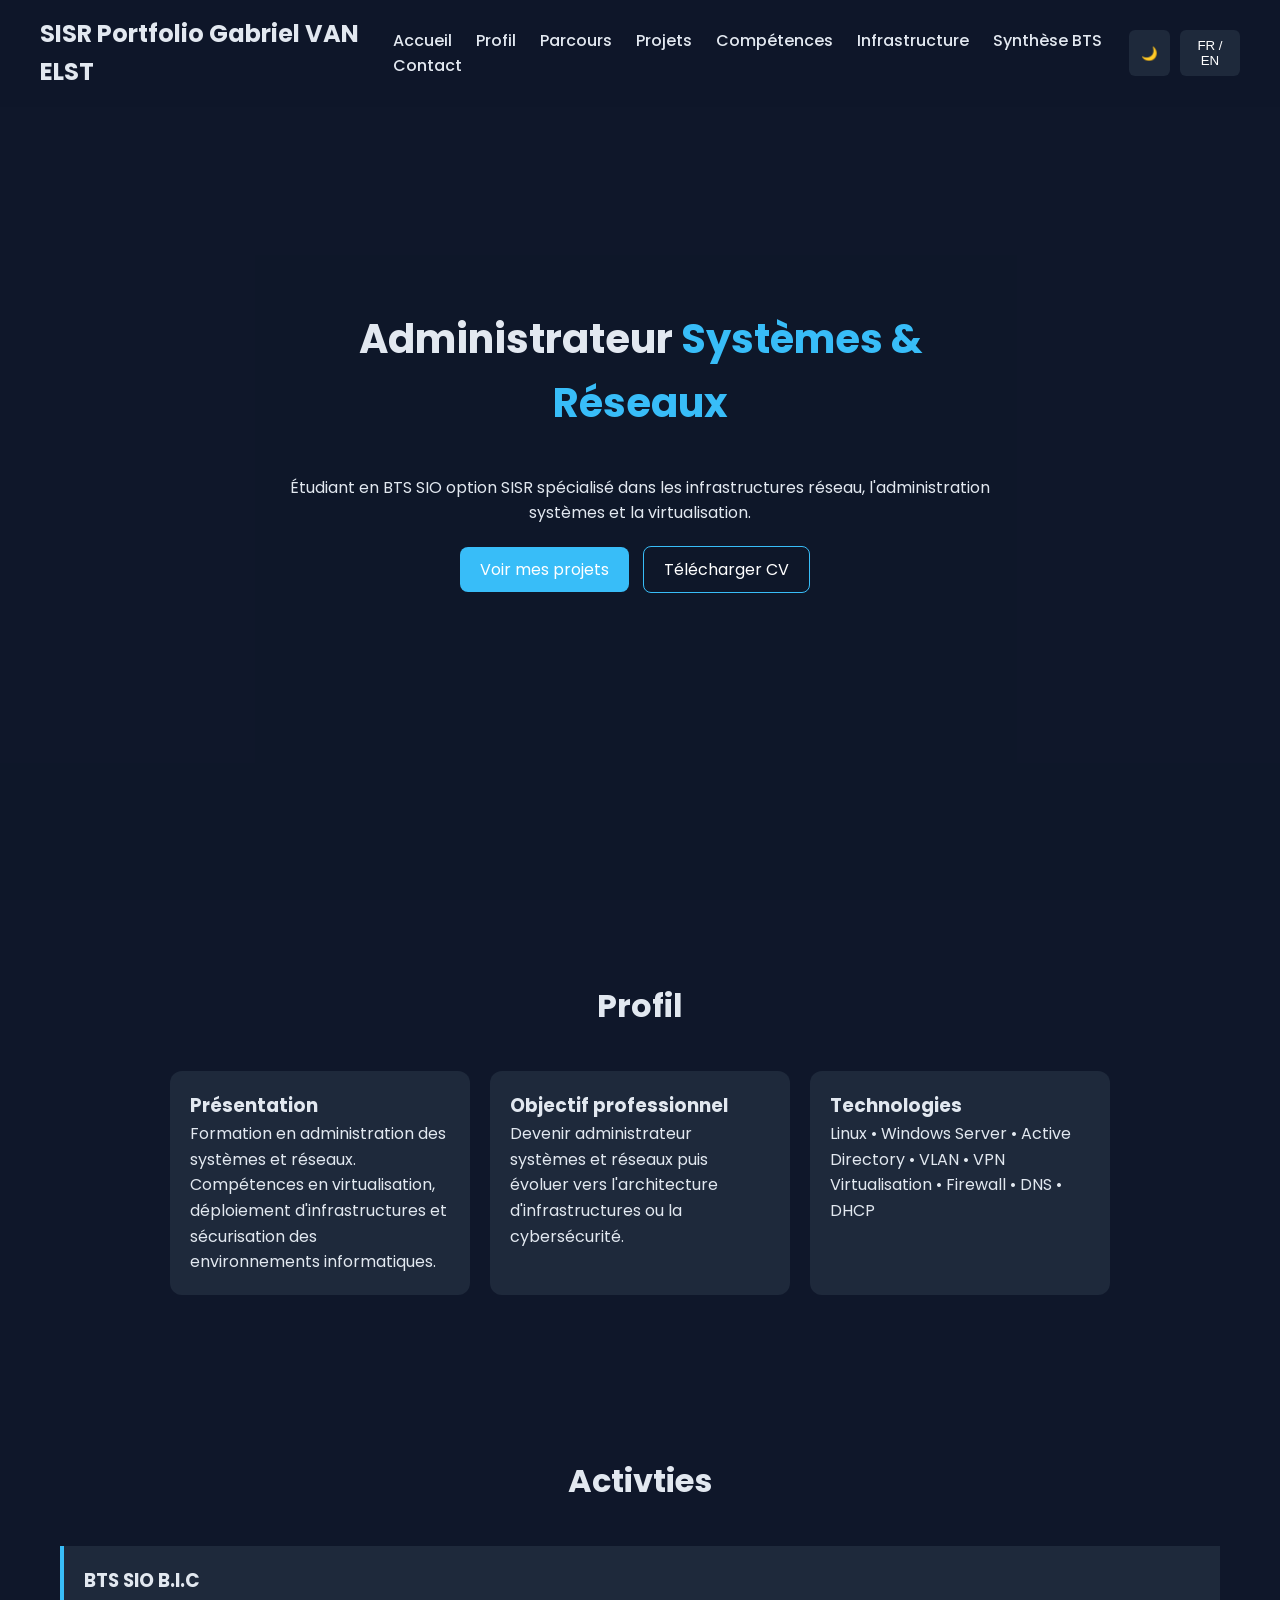
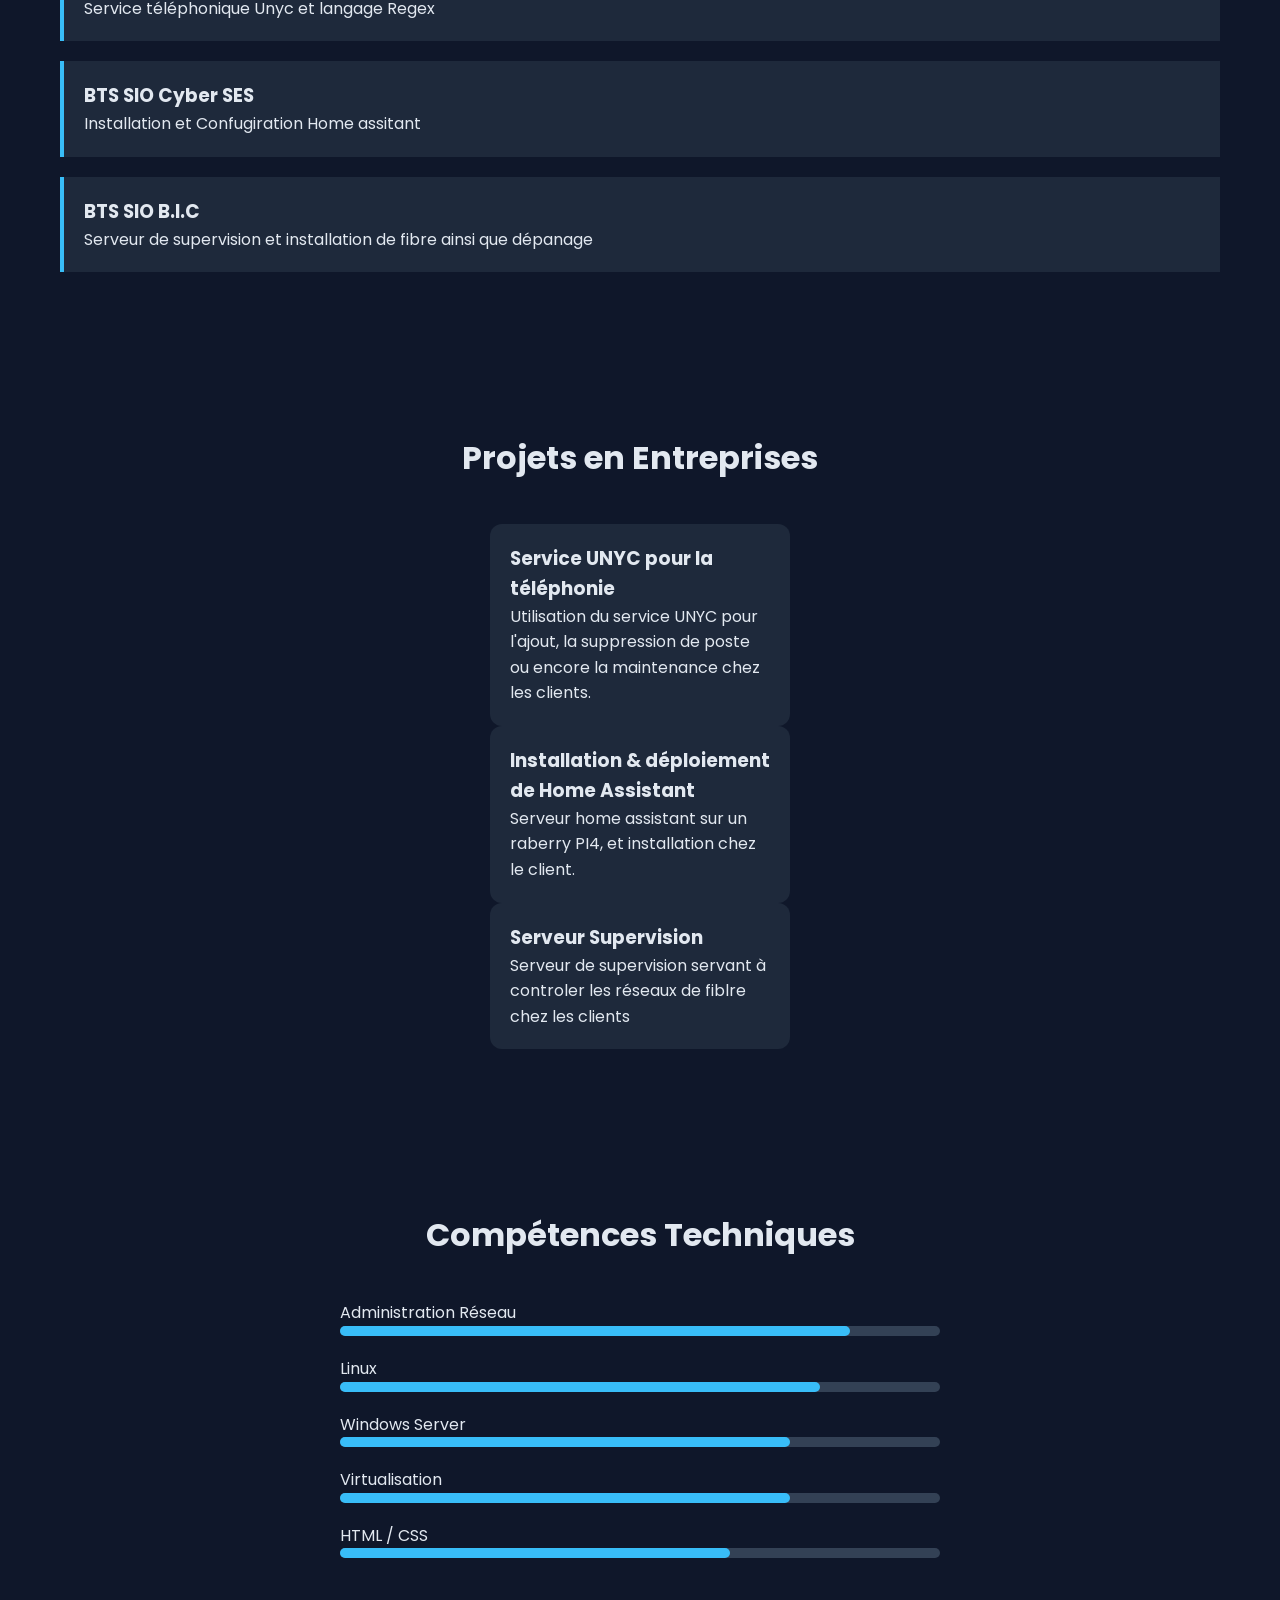
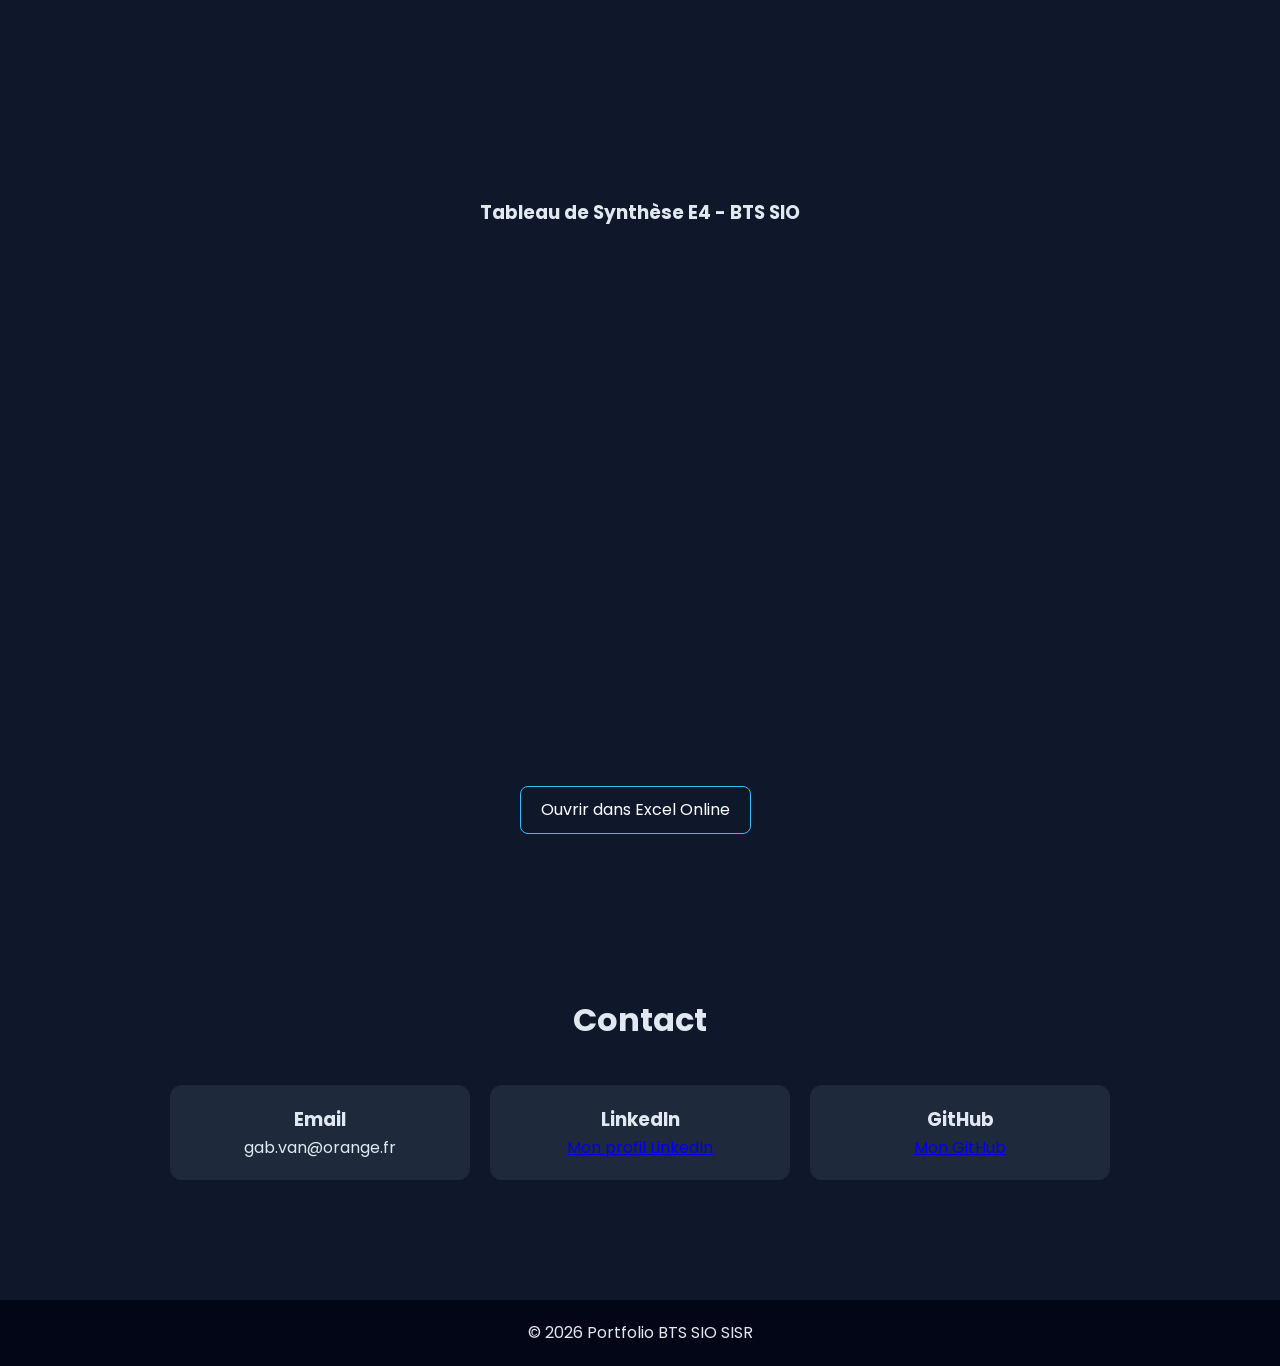
<file: index.html>
<!DOCTYPE html>
<html lang="fr">
<head>
<meta charset="UTF-8">
<meta name="viewport" content="width=device-width, initial-scale=1.0">
<title>Portfolio Professionnel | BTS SIO SISR</title>

<link rel="stylesheet" href="portefolio.css">
<link href="https://fonts.googleapis.com/css2?family=Poppins:wght@300;400;500;600;700&display=swap" rel="stylesheet">

</head>

<body>

<header>
<h1 class="logo">SISR Portfolio Gabriel VAN ELST</h1>

<nav>
<a href="#home">Accueil</a>
<a href="#about">Profil</a>
<a href="#timeline">Parcours</a>
<a href="#projects">Projets</a>
<a href="#skills">Compétences</a>
<a href="#network">Infrastructure</a>
<a href="#synthese">Synthèse BTS</a>
<a href="#contact">Contact</a>
</nav>

<div class="controls">
<button class="toggle" onclick="toggleTheme()">🌙</button>
<button class="toggle" onclick="toggleLang()">FR / EN</button>
</div>

</header>

<section id="home" class="hero">

<div class="hero-slider">

<div class="slide active" style="background-image:url('')"></div>
<div class="slide" style="background-image:url('')"></div>
<div class="slide" style="background-image:url('')"></div>

</div>

<div class="hero-content">

<h2>Administrateur <span>Systèmes & Réseaux</span></h2>

<p class="fr">
Étudiant en BTS SIO option SISR spécialisé dans les infrastructures réseau,
l'administration systèmes et la virtualisation.
</p>

<p class="en" style="display:none">
BTS SIO student specialized in network infrastructure,
system administration and virtualization.
</p>

<div class="hero-buttons">
<a class="btn" href="#projects">Voir mes projets</a>
<a class="btn secondary" href="cv.pdf" download>Télécharger CV</a>
</div>

</div>

</section>

<section id="about">

<h2>Profil</h2>

<div class="cards">

<div class="card">
<h3>Présentation</h3>
<p>
Formation en administration des systèmes et réseaux.
Compétences en virtualisation, déploiement d'infrastructures
et sécurisation des environnements informatiques.
</p>
</div>

<div class="card">
<h3>Objectif professionnel</h3>
<p>
Devenir administrateur systèmes et réseaux puis évoluer
vers l'architecture d'infrastructures ou la cybersécurité.
</p>
</div>

<div class="card">
<h3>Technologies</h3>
<p>
Linux • Windows Server • Active Directory • VLAN • VPN
Virtualisation • Firewall • DNS • DHCP
</p>
</div>

</div>

</section>

<section id="timeline">

<h2>Activties </h2>

<div class="timeline">

<div class="timeline-item">
<h3>BTS SIO B.I.C</h3>
<p>Service téléphonique Unyc et langage Regex</p>
</div>

<div class="timeline-item">
<h3>BTS SIO Cyber SES</h3>
<p>Installation et Confugiration Home assitant</p>
</div>

<div class="timeline-item">
<h3>BTS SIO B.I.C</h3>
<p>Serveur de supervision et installation de fibre ainsi que dépanage</p>
</div>

</div>

</section>

<section id="projects">

<h2>Projets en Entreprises</h2>

<div class="cards">

<a href="activ1.html" style="text-decoration: none; color: inherit;">
  <div class="card">
    <h3>Service UNYC pour la téléphonie</h3>
    <p>Utilisation du service UNYC pour l'ajout, la suppression de poste ou encore la maintenance chez les clients.</p>
  </div>
</a>
  
</div>
  
<div class="cards">
<a href="activ2.html" style="text-decoration: none; color: inherit;">
  <div class="card">
    <h3>Installation & déploiement de Home Assistant</h3>
    <p>Serveur home assistant sur un raberry PI4, et installation chez le client.</p>
  </div>
</a>
  
</div>

<div class="cards">
<a href="activ3.html" style="text-decoration: none; color: inherit;">
  <div class="card">
    <h3>Serveur Supervision</h3>
    <p>Serveur de supervision servant à controler les réseaux de fiblre chez les clients</p>
  </div>
</a>
  
</div>

</section>

<section id="skills">

<h2>Compétences Techniques</h2>

<div class="skills">

<div class="skill">
<p>Administration Réseau</p>
<div class="progress"><div style="width:85%"></div></div>
</div>

<div class="skill">
<p>Linux</p>
<div class="progress"><div style="width:80%"></div></div>
</div>

<div class="skill">
<p>Windows Server</p>
<div class="progress"><div style="width:75%"></div></div>
</div>

<div class="skill">
<p>Virtualisation</p>
<div class="progress"><div style="width:75%"></div></div>
</div>

<div class="skill">
<p>HTML / CSS</p>
<div class="progress"><div style="width:65%"></div></div>
</div>

</div>

</section>

<section id="network">

    <h3 style="text-align: center; margin: 60px 0 30px;">
        Tableau de Synthèse E4 - BTS SIO
    </h3>

    <!-- Embed Excel Online -->
    <div style="max-width: 1200px; margin: 0 auto;">
        <iframe 
            width="100%" 
            height="500px" 
            frameborder="0" 
            scrolling="no"
            src="https://docs.google.com/spreadsheets/d/1RBDDaDy-NAPw3DepFwuN7enaAMfyHhMsSpu7GDpZbnI/edit?usp=sharing">
        </iframe>
    </div>

    <p style="text-align: center; margin-top: 20px;">
        <a href="https://docs.google.com/spreadsheets/d/1RBDDaDy-NAPw3DepFwuN7enaAMfyHhMsSpu7GDpZbnI/edit?usp=sharing" 
           target="_blank" 
           class="btn secondary">
            Ouvrir dans Excel Online
        </a>
    </p>
</section>

<section id="contact">

<h2>Contact</h2>

<div class="cards">

<div class="card">
<h3>Email</h3>
<p>gab.van@orange.fr</p>
</div>

<div class="card">
  <h3>LinkedIn</h3>
  <p>
    <a href="https://www.linkedin.com/in/ton-profil" target="_blank" rel="noopener noreferrer">
      Mon profil LinkedIn
    </a>
  </p>
</div>

<div class="card">
  <h3>GitHub</h3>
  <p>
    <a href="https://github.com/Mu5tachio" target="_blank" rel="noopener noreferrer">
      Mon GitHub
    </a>
  </p>
</div>

</div>

</section>

<footer>
<p>© 2026 Portfolio BTS SIO SISR</p>
</footer>

<script>

function toggleTheme(){
 document.body.classList.toggle("light")
}

function toggleLang(){
 const fr=document.querySelectorAll(".fr")
 const en=document.querySelectorAll(".en")

 fr.forEach(e=>{
  e.style.display=e.style.display==="none"?"block":"none"
 })

 en.forEach(e=>{
  e.style.display=e.style.display==="none"?"block":"none"
 })
}

const links=document.querySelectorAll("nav a")

links.forEach(link=>{
 link.addEventListener("click",e=>{
  e.preventDefault()
  const target=document.querySelector(link.getAttribute("href"))
  target.scrollIntoView({behavior:"smooth"})
 })
})

</script>

</body>
</html>
</file>
<file: portefolio.css>
/* RESET */
* {
    margin: 0;
    padding: 0;
    box-sizing: border-box;
}

body {
    font-family: 'Poppins', sans-serif;
    background: #0f172a;
    color: #e2e8f0;
    line-height: 1.6;
    scroll-behavior: smooth;
}

/* LIGHT MODE */
body.light {
    background: #f8fafc;
    color: #0f172a;
}

/* HEADER */
header {
    position: fixed;
    width: 100%;
    top: 0;
    left: 0;
    background: rgba(15, 23, 42, 0.9);
    backdrop-filter: blur(10px);
    display: flex;
    justify-content: space-between;
    align-items: center;
    padding: 15px 40px;
    z-index: 1000;
}

body.light header {
    background: rgba(255,255,255,0.9);
}

.logo {
    font-weight: 700;
    font-size: 1.5rem;
}

/* NAV */
nav a {
    margin: 0 10px;
    text-decoration: none;
    color: inherit;
    font-weight: 500;
    transition: 0.3s;
}

nav a:hover {
    color: #38bdf8;
}

/* BUTTONS */
.controls {
    display: flex;
    gap: 10px;
}

.toggle {
    background: #1e293b;
    border: none;
    padding: 8px 12px;
    color: white;
    cursor: pointer;
    border-radius: 6px;
}

body.light .toggle {
    background: #e2e8f0;
    color: black;
}

/* HERO */
.hero {
    min-height: 100vh;
    display: flex;
    align-items: center;
    justify-content: space-between;
    padding: 120px 60px;
    gap: 40px;
}

.hero-content {
    max-width: 500px;
}

.hero h2 {
    font-size: 2.5rem;
}

.hero span {
    color: #38bdf8;
}

.hero-buttons {
    margin-top: 20px;
}

.btn {
    display: inline-block;
    padding: 10px 20px;
    background: #38bdf8;
    color: white;
    text-decoration: none;
    border-radius: 8px;
    margin-right: 10px;
    transition: 0.3s;
}

.btn:hover {
    transform: translateY(-2px);
}

.btn.secondary {
    background: transparent;
    border: 1px solid #38bdf8;
}

/* IMAGE */
.hero-image img {
    width: 300px;
    border-radius: 50%;
    border: 3px solid #38bdf8;
}

/* SECTIONS */
section {
    padding: 80px 60px;
}

h2 {
    text-align: center;
    margin-bottom: 40px;
    font-size: 2rem;
}

/* CARDS */
.cards {
    display: flex;
    gap: 20px;
    flex-wrap: wrap;
    justify-content: center;
}

.card {
    background: #1e293b;
    padding: 20px;
    border-radius: 12px;
    width: 300px;
    transition: 0.3s;
}

body.light .card {
    background: #ffffff;
}

.card:hover {
    transform: translateY(-5px);
}

/* TIMELINE */
.timeline {
    display: flex;
    flex-direction: column;
    gap: 20px;
}

.timeline-item {
    background: #1e293b;
    padding: 20px;
    border-left: 4px solid #38bdf8;
}

body.light .timeline-item {
    background: #ffffff;
}

/* PROJECTS */
.project img {
    width: 100%;
    border-radius: 10px;
    margin-bottom: 10px;
}

/* SKILLS */
.skills {
    max-width: 600px;
    margin: auto;
}

.skill {
    margin-bottom: 20px;
}

.progress {
    background: #334155;
    height: 10px;
    border-radius: 10px;
}

.progress div {
    height: 100%;
    background: #38bdf8;
    border-radius: 10px;
}

/* NETWORK */
.network-diagram {
    text-align: center;
}

.network-diagram img {
    max-width: 100%;
    border-radius: 10px;
}

/* TABLE */
.table-container {
    overflow-x: auto;
}

table { 
    width: 100%;
    border-collapse: collapse;
}

th, td {
    padding: 12px;
    border: 1px solid #334155;
}

th {
    background: #38bdf8;
    color: white;
}

/* CONTACT */
#contact .card {
    text-align: center;
}

/* FOOTER */
footer {
    text-align: center;
    padding: 20px;
    background: #020617;
    margin-top: 40px;
}

body.light footer {
    background: #e2e8f0;
}

/* RESPONSIVE */
@media(max-width: 900px) {
    .hero {
        flex-direction: column;
        text-align: center;
    }

    nav {
        display: none;
    }
}

/* HERO BACKGROUND SLIDER */
.hero {
    position: relative;
    min-height: 100vh;
    display: flex;
    align-items: center;
    justify-content: center;
    overflow: hidden;
    padding: 0 20px;
}

/* SLIDER */
.hero-slider {
    position: absolute;
    width: 100%;
    height: 100%;
    top: 0;
    left: 0;
}

.slide {
    position: absolute;
    width: 100%;
    height: 100%;
    background-size: cover;
    background-position: center;
    opacity: 0;
    transition: opacity 1s ease-in-out;
}

.slide.active {
    opacity: 1;
}

/* OVERLAY sombre */
.hero::after {
    content: "";
    position: absolute;
    width: 100%;
    height: 100%;
    background: rgba(15, 23, 42, 0.7);
    top: 0;
    left: 0;
}

/* TEXTE AU DESSUS */
.hero-content {
    position: relative;
    z-index: 2;
    text-align: center;
    max-width: 700px;
}
</file>
